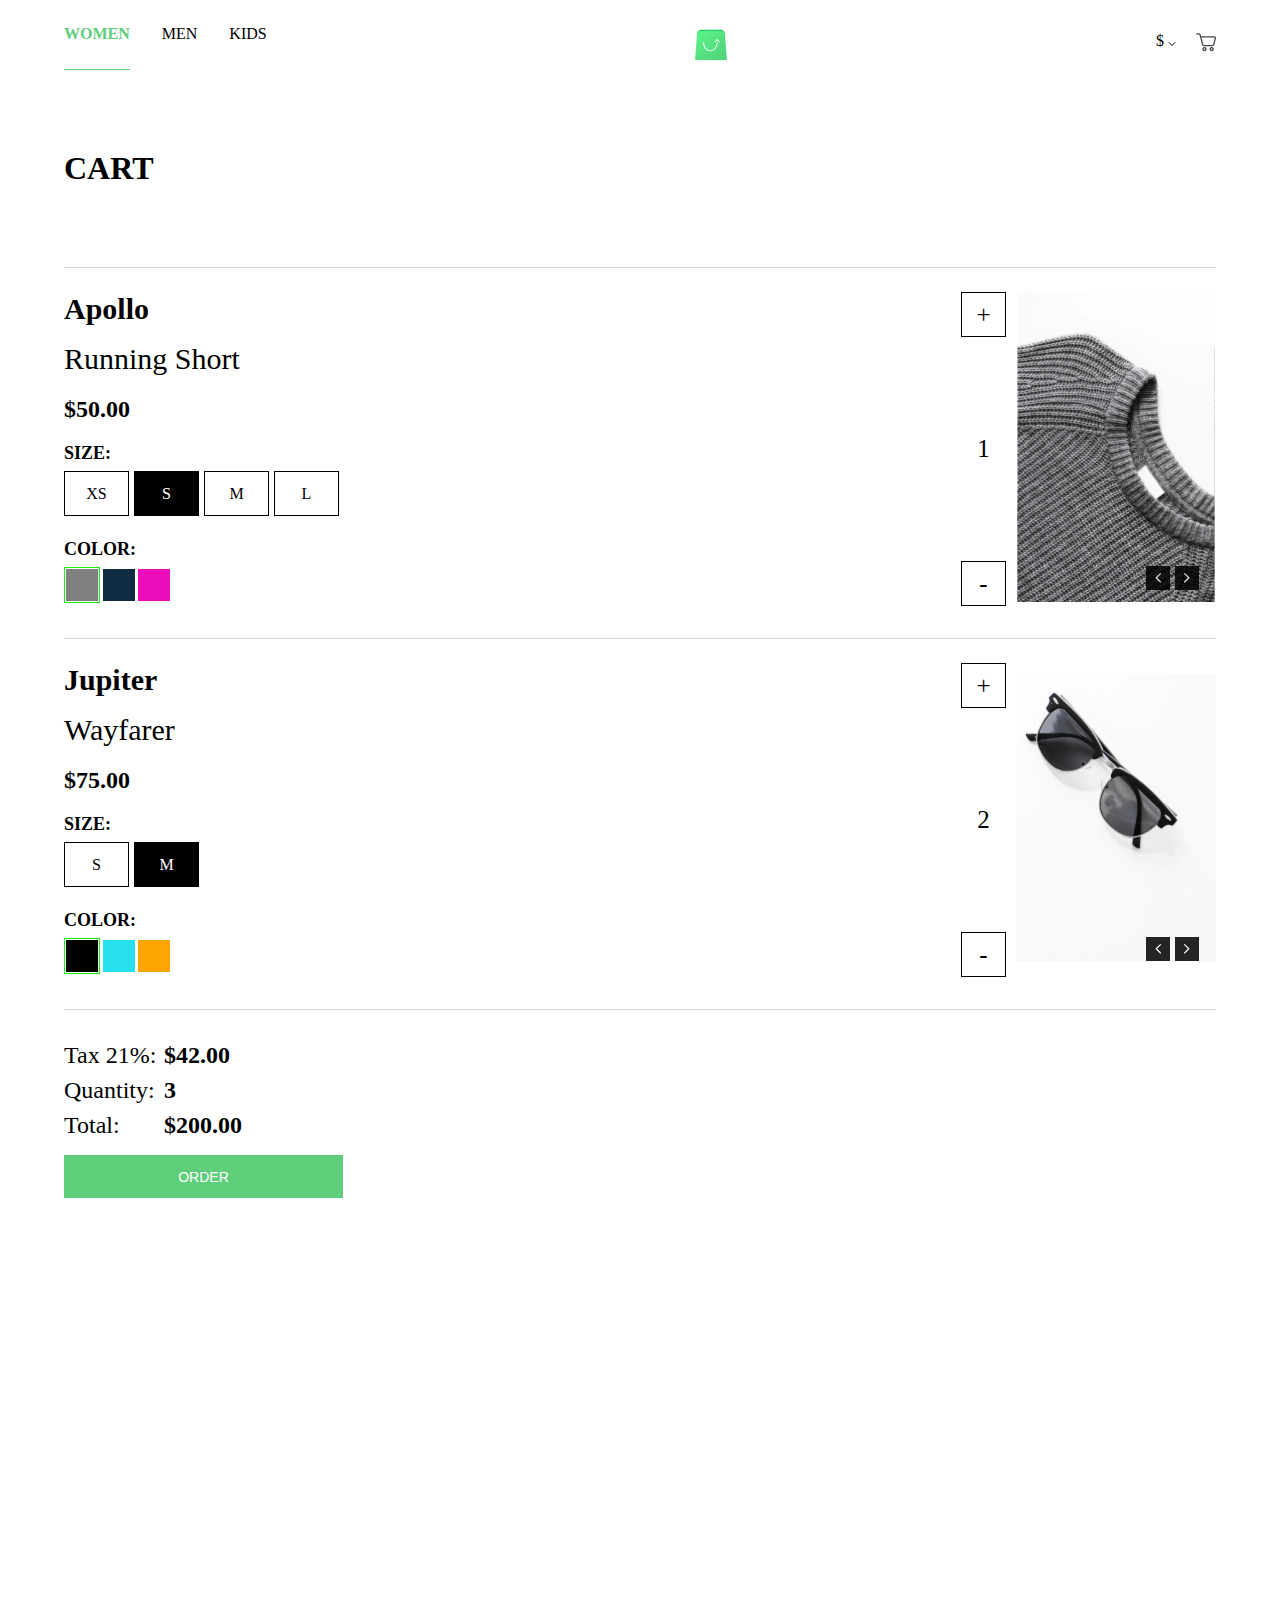
<file: basket.html>
<!DOCTYPE html>
<html lang="en">
  <head>
    <meta charset="UTF-8" />
    <meta http-equiv="X-UA-Compatible" content="IE=edge" />
    <meta name="viewport" content="width=device-width, initial-scale=1.0" />
    <link
      rel="stylesheet"
      href="https://cdnjs.cloudflare.com/ajax/libs/font-awesome/6.3.0/css/all.min.css"
      integrity="sha512-SzlrxWUlpfuzQ+pcUCosxcglQRNAq/DZjVsC0lE40xsADsfeQoEypE+enwcOiGjk/bSuGGKHEyjSoQ1zVisanQ=="
      crossorigin="anonymous"
      referrerpolicy="no-referrer"
    />
    <title>Document</title>
    <link rel="stylesheet" href="style.css" />
  </head>
  <body>
    <header>
      <div class="container">
        <nav>
          <div class="toggle">
            <i class="fa-solid fa-bars fa-2x"></i>
          </div>
          <ul>
            <li class="active"><a href="">Women</a></li>
            <li><a href="">Men</a></li>
            <li><a href="">Kids</a></li>
          </ul>
          <div class="logo"><img src="./imgs/a-logo.svg" alt="" /></div>
          <div class="right_side">
            <div class="currency">
              $
              <img src="./imgs/Vector.svg" class="select_money" alt="" />
              <div class="money">
                <div>$USD</div>
                <div>€EUR</div>
                <div>¥JPY</div>
              </div>
            </div>
            <div class="cart">
              <img src="./imgs/EmptyCart.svg" class="bagimg" alt="" />

              <div class="bag">
                <div class="bag_head">
                  <b>May bag</b>
                  <p>,3 items</p>
                </div>
                <div class="product">
                  <div class="product_about">
                    <p>Apollo</p>
                    <p>Runing Short</p>
                    <span>$50.00</span>
                    <p>Size:</p>

                    <div class="size">
                      <div>XS</div>
                      <div class="active_size">S</div>
                      <div>L</div>
                      <div>M</div>
                    </div>
                    <p>Color:</p>
                    <div class="color">
                      <div class="active_color"><div></div></div>
                      <div class="color2"></div>
                      <div class="color3"></div>
                    </div>
                  </div>
                  <div class="product_img">
                    <div class="product_count">
                      <div class="plus same">+</div>
                      <div class="count same">1</div>
                      <div class="minus same">-</div>
                    </div>
                    <img src="/imgs/ProductD.svg" alt="" />
                  </div>
                </div>
                <div class="product product2">
                  <div class="product_about">
                    <p>Jupiter</p>
                    <p>Wayfarer</p>
                    <span>$50.00</span>
                    <p>Size:</p>

                    <div class="size">
                      <div class="active_size">S</div>
                      <div>M</div>
                    </div>
                    <p>Color:</p>
                    <div class="color">
                      <div class="active_color"><div></div></div>
                      <div class="color2"></div>
                      <div class="color3"></div>
                    </div>
                  </div>
                  <div class="product_img">
                    <div class="product_count">
                      <div class="plus same">+</div>
                      <div class="count same">2</div>
                      <div class="minus same">-</div>
                    </div>
                    <img src="/imgs/ProductD.svg" alt="" />
                  </div>
                </div>
                <div class="total">
                  <div>Total</div>
                  <div>$200.00</div>
                </div>
                <div class="bag_footer">
                  <a href="basket.html">
                    <div class="view">VIEW BAG</div>
                  </a>

                  <div class="check">CHECK OUT</div>
                </div>
              </div>
            </div>
            <div class="opacity"></div>
          </div>
        </nav>
      </div>
    </header>
    <div class="main">
      <div class="container">
        <div class="basket_info">
          <h1>CART</h1>
          <div class="selected_product basket_content">
            <div>
              <h3>Apollo</h3>
              <h4>Running Short</h4>
              <p class="price">$50.00</p>
              <p>SIZE:</p>
              <div class="size">
                <div>XS</div>
                <div class="active_size">S</div>
                <div>M</div>
                <div>L</div>
              </div>
              <p>COLOR:</p>
              <div class="color">
                <div class="active_color"><div></div></div>
                <div class="color2"></div>
                <div class="color3"></div>
              </div>
            </div>
            <div class="product_img">
              <div class="product_count">
                <div class="plus same">+</div>
                <div class="count same">1</div>
                <div class="minus same">-</div>
              </div>
              <div class="product_img_slide">
                <img src="/imgs/ProductD.svg" alt="" />
                <div class="change_butons">
                  <div><img src="./imgs/Vector (2).svg" alt="" /></div>
                  <div><img src="./imgs/Vector (1).svg" alt="" /></div>
                </div>
              </div>
            </div>
          </div>
          <div class="selected_product second_pr basket_content">
            <div>
              <h3>Jupiter</h3>
              <h4>Wayfarer</h4>
              <p class="price">$75.00</p>
              <p>SIZE:</p>
              <div class="size">
                <div>S</div>
                <div class="active_size">M</div>
              </div>
              <p>COLOR:</p>
              <div class="color">
                <div class="active_color"><div></div></div>
                <div class="color2"></div>
                <div class="color3"></div>
              </div>
            </div>
            <div class="product_img">
              <div class="product_count">
                <div class="plus same">+</div>
                <div class="count same">2</div>
                <div class="minus same">-</div>
              </div>
              <div class="product_img_slide">
                <img src="/imgs/glasses.svg" alt="" />
                <div class="change_butons">
                  <div><img src="./imgs/Vector (2).svg" alt="" /></div>
                  <div><img src="./imgs/Vector (1).svg" alt="" /></div>
                </div>
              </div>
            </div>
          </div>
          <div class="total_price basket_content">
            <div class="calculation">
              <div class="calculation_left">
                <p>Tax 21%:</p>
                <p>Quantity:</p>
                <p>Total:</p>
              </div>
              <div class="calculation_right">
                <p>$42.00</p>
                <p>3</p>
                <p>$200.00</p>
              </div>
            </div>
            <!-- <p>Tax 21%: <b>$42.00</b></p>
            <p>Quantity: <b>3</b></p>
            <p>Total: <b>$200.00</b></p> -->
            <button>ORDER</button>
          </div>
        </div>
      </div>
    </div>
  </body>
</html>
</file>
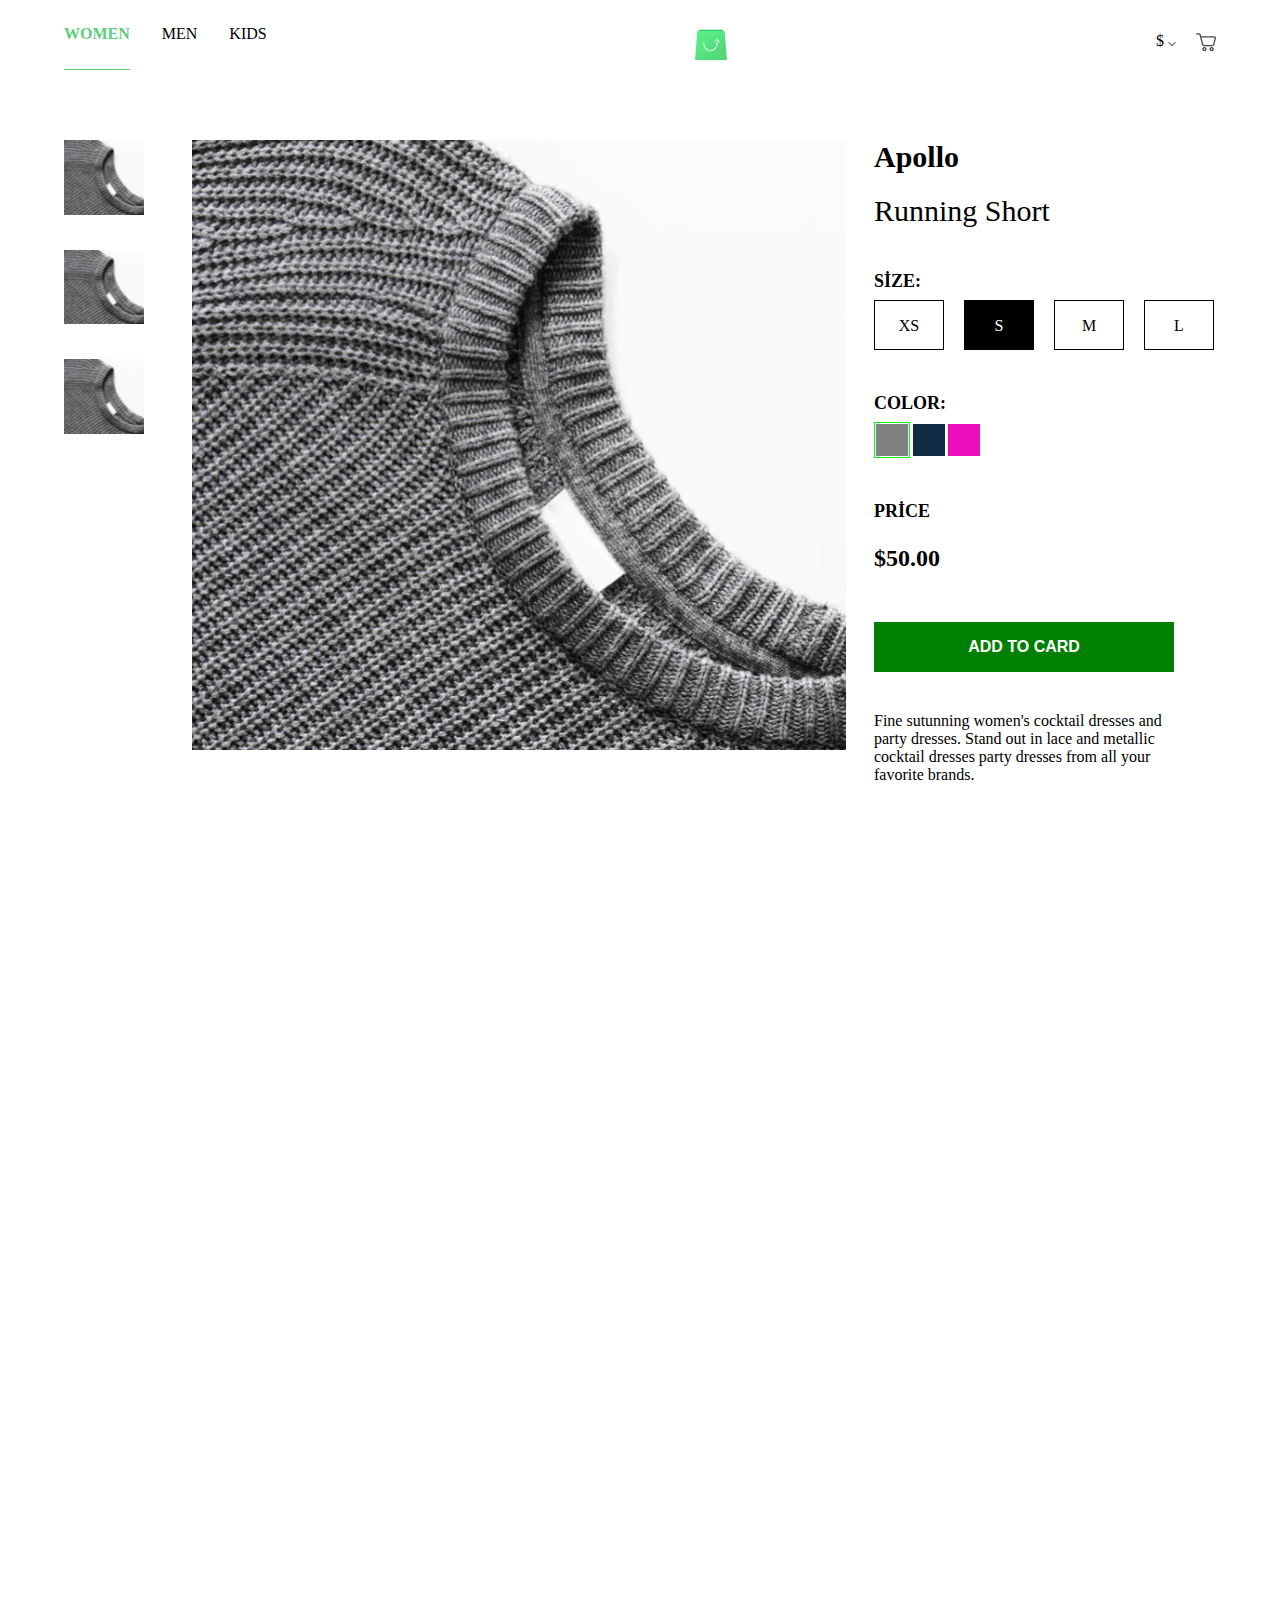
<file: product.html>
<!DOCTYPE html>
<html lang="en">
  <head>
    <meta charset="UTF-8" />
    <meta http-equiv="X-UA-Compatible" content="IE=edge" />
    <meta name="viewport" content="width=device-width, initial-scale=1.0" />
    <link
      rel="stylesheet"
      href="https://cdnjs.cloudflare.com/ajax/libs/font-awesome/6.3.0/css/all.min.css"
      integrity="sha512-SzlrxWUlpfuzQ+pcUCosxcglQRNAq/DZjVsC0lE40xsADsfeQoEypE+enwcOiGjk/bSuGGKHEyjSoQ1zVisanQ=="
      crossorigin="anonymous"
      referrerpolicy="no-referrer"
    />
    <title>Document</title>
    <link rel="stylesheet" href="style.css" />
  </head>
  <body>
    <header>
      <div class="container">
        <nav>
          <div class="toggle">
            <i class="fa-solid fa-bars fa-2x"></i>
          </div>
          <ul>
            <li class="active"><a href="">Women</a></li>
            <li><a href="">Men</a></li>
            <li><a href="">Kids</a></li>
          </ul>
          <div class="logo"><img src="./imgs/a-logo.svg" alt="" /></div>
          <div class="right_side">
            <div class="currency">
              $
              <img src="./imgs/Vector.svg" class="select_money" alt="" />
              <div class="money">
                <div>$USD</div>
                <div>€EUR</div>
                <div>¥JPY</div>
              </div>
            </div>
            <div class="cart">
              <img src="./imgs/EmptyCart.svg" class="bagimg" alt="" />

              <div class="bag">
                <div class="bag_head">
                  <b>May bag</b>
                  <p>,3 items</p>
                </div>
                <div class="product">
                  <div class="product_about">
                    <p>Apollo</p>
                    <p>Runing Short</p>
                    <span>$50.00</span>
                    <p>Size:</p>

                    <div class="size">
                      <div>XS</div>
                      <div class="active_size">S</div>
                      <div>L</div>
                      <div>M</div>
                    </div>
                    <p>Color:</p>
                    <div class="color">
                      <div class="active_color"><div></div></div>
                      <div class="color2"></div>
                      <div class="color3"></div>
                    </div>
                  </div>
                  <div class="product_img">
                    <div class="product_count">
                      <div class="plus same">+</div>
                      <div class="count same">1</div>
                      <div class="minus same">-</div>
                    </div>
                    <img src="/imgs/ProductD.svg" alt="" />
                  </div>
                </div>
                <div class="product product2">
                  <div class="product_about">
                    <p>Jupiter</p>
                    <p>Wayfarer</p>
                    <span>$50.00</span>
                    <p>Size:</p>

                    <div class="size">
                      <div class="active_size">S</div>
                      <div>M</div>
                    </div>
                    <p>Color:</p>
                    <div class="color">
                      <div class="active_color"><div></div></div>
                      <div class="color2"></div>
                      <div class="color3"></div>
                    </div>
                  </div>
                  <div class="product_img">
                    <div class="product_count">
                      <div class="plus same">+</div>
                      <div class="count same">2</div>
                      <div class="minus same">-</div>
                    </div>
                    <img src="/imgs/ProductD.svg" alt="" />
                  </div>
                </div>
                <div class="total">
                  <div>Total</div>
                  <div>$200.00</div>
                </div>
                <div class="bag_footer">
                  <a href="basket.html">
                    <div class="view">VIEW BAG</div>
                  </a>

                  <div class="check">CHECK OUT</div>
                </div>
              </div>
            </div>
            <div class="opacity"></div>
          </div>
        </nav>
      </div>
    </header>

    <!-- main -->
    <main>
      <div class="container">
        <div class="product_info">
          <div class="left">
            <div class="small_img">
              <img src="./imgs/protuctimage1.svg" alt="" />
              <img src="./imgs/protuctimage1.svg" alt="" />
              <img src="./imgs/protuctimage1.svg" alt="" />
            </div>
            <div class="big_img">
              <img src="./imgs/protuctimage1.svg" alt="" />
            </div>
          </div>
          <div class="right">
            <h3>Apollo</h3>
            <p>Running Short</p>
            <h4>SİZE:</h4>
            <div class="size">
              <div>XS</div>
              <div class="active_size">S</div>
              <div>M</div>
              <div>L</div>
            </div>
            <h4>COLOR:</h4>
            <div class="color">
              <div class="active_color">
                <div class="color_size"></div>
              </div>
              <div class="color2 color_size"></div>
              <div class="color3 color_size"></div>
            </div>
            <h4>PRİCE</h4>
            <p class="price">$50.00</p>
            <button class="add_to_card">ADD TO CARD</button>
            <div class="note">
              <p class="note_text">
                Fine sutunning women's cocktail dresses and party dresses. Stand
                out in lace and metallic cocktail dresses party dresses from all
                your favorite brands.
              </p>
            </div>
          </div>
        </div>
      </div>
    </main>
  </body>
</html>
</file>
<file: style.css>
:root {
  --primary-color: #5ece7b;
  --black-color: #000;
}
* {
  margin: 0;
  padding: 0;
  box-sizing: border-box;
}
ul {
  list-style: none;
}
a {
  text-decoration: none;
}
.container {
  width: 90%;
  margin-left: auto;
  margin-right: auto;
}
nav {
  display: flex;
  justify-content: space-between;
  align-items: center;
  padding-top: 24px;
}
nav .toggle{
  display: none;
}
nav ul {
  display: flex;
  gap: 32px;
  text-transform: uppercase;
}
nav a {
  color: var(--black-color);
}
.active {
  border-bottom: 1px solid var(--primary-color);
  height: 45px;
}
.active a {
  color: var(--primary-color);
  font-weight: 600;
}
.logo img {
  width: 42px;
  height: 42px;
}
.right_side{
  display: flex;
  gap: 20px;
}
.money{
  display: none;
  width: auto;
  height: auto;
  position: absolute;
  z-index: 1;
  top: 25px;
  left: -25px;
  box-shadow: 2px 2px 20px 1px rgba(0, 0, 0, 0.06);
 
}
.money div{
  padding: 10px 20px;
}
.money div:hover{
  background-color: gray;
}
.currency{
  cursor: pointer;
  position: relative;
}
.currency:hover .money{
  display: block;
}
.cart{
  position: relative;
  cursor: pointer;
  height: 30px;
}
.opacity{
  visibility: hidden;
  position: absolute;
  width: 100%;
  height: 170vh;
  background-color: rgba(0, 0, 0, .2);
  top: 70px;
  left: 0;
  opacity: 0;
  z-index: 1;
  transition: all .4s ease;
}
.bag{
  cursor: pointer;
  position: absolute;
  visibility: hidden;
  opacity: 0;
  width: auto;
  height: auto;
  z-index: 2;
  right: 0;
  top: 37px;
  padding: 30px 10px;
  background-color: white;
  box-shadow: 2px 2px 20px 1px rgba(0, 0, 0, 0.06);
  transition: all .4s ease;
}
.cart:hover .bag{
  visibility: visible;
  opacity: 1;
}
.cart:hover + .opacity{
  visibility: visible;
  opacity: 1;
}
.bag_head{
  display: flex;
  padding-bottom: 30px;
}
.product{
  display: grid;
  grid-template-columns: auto auto;
  gap: 20px;
}
.product_about {
width: 121px;

}
.product p{
  padding-bottom: 10px;

}
.product span{
  margin-bottom: 6px;
}
.color{
  display: flex;
  align-items: center;
  gap: 3px;
}
.active_color{
  border: 1px solid rgb(21, 240, 21);
  width: 19px;
  height: 19px;
  display: flex;
  justify-content: center;
  align-items: center;
}
.active_color div{
  width: 15px;
  height: 15px;
  background-color: gray;
}
.color2{
  background-color: #102b44;
  width: 15px;
  height: 15px;
}
.color3{
  background-color: #ec0cbc;
  width: 15px;
  height: 15px;
}
.product2{
  margin-top: 30px;
}
.product2 .active_color div{
  background-color: black;
}
.product2 .color2{
  background-color: blue;
}
.product2 .color3{
  background-color: orange;
}
.total{
  margin-top: 30px;
  width: 100%;
  display: flex;
  justify-content: space-between;
  align-items: center;
  font-weight: bold;
}
.bag_footer{
  display: flex;
  justify-content: space-between;
  align-items: center;
  margin-top: 30px;

}
.bag_footer .view{
  text-align: center;
  padding: 10px 30px;
  border: 1px solid black;
}
.bag_footer .check{
  text-align: center;
  padding: 10px 30px;
  background-color: green;
  color: white;
}
.size{
  display: flex;
  gap: 5px;
  margin-bottom: 7px;
}
.size div{
  width: 25px;
  height: 25px;
  border: 1px solid black;
  line-height: 25px;
  text-align: center;
}
.active_size{
  background-color: #000;
  color: white;
}
.product_img img{

  width: 121px;
  height: 190px;
}
.product_img{
  display: flex;
  /* flex-wrap: wrap-reverse; */
  gap: 10px;
}
.product_img .product_count{
  display: flex;
  flex-direction: column;
  justify-content: space-between;
}
.product_count div{
width: 30px ;
height: 30px;
display: flex;
align-items: center;
justify-content: center;
}
.product_count .plus {
  border: 1px solid black;
}
.product_count .minus{
  display: flex;
  align-items: center;
  justify-content: center;
  border: 1px solid black;
}
.product_img_slide{
  position: relative;
}
.section-title{
    font-weight: 400;
    font-size: 42px;
    line-height: 67.2px;
    padding-top: 50px;
    margin-bottom: 50px;
}
.card{
  padding: 16px;
  transition: all .5s ease;
}
.card:hover{
  box-shadow: 2px 2px 15px 10px rgba(0, 0, 0, 0.08);
  cursor: pointer;
}
.card:hover .card-img .CircleIcon{
  opacity: 1;
}
.card .card-img{
  position: relative;
}
.out_of_stock{
  position: absolute;
  top: 50%;
  left: 50%;
  transform: translate(-50%,-50%);
  text-transform: uppercase;
  font-size: 22px;
  color: rgb(168, 168, 168);
}
.out_of_stock_img{
  filter: opacity(30%);
}
.card .card-img .CircleIcon{
  position: absolute;
  right: 5px;
  bottom: -25px;
  height: auto;
  width: 50px;
  opacity: 0;
  transition: all .5s ease;
}
.card .card-img img{
    width: 100%;
    height: 330px;
    object-fit: cover;
}
.card-body{
  margin-top: 24px;
}
.card-body a{
  color: var(--black-color);
}
.card-body p{
 line-height: 40px;
}
.row{
  display: grid;
  grid-template-columns: auto auto auto;
  gap: 40px;
}

/* Product CSS start */
.product_info{
  display: flex;
  flex-wrap: wrap;
  margin-top: 70px;
}
.product_info .left{
  display: flex;
  flex-wrap: wrap-reverse;
  gap: 20px;
}
.product_info .left .small_img{
  display: flex;
  flex-direction: column;
  gap: 35px;
}
.product_info .left .small_img img{
  width: 80px;
}
.product_info .left .big_img img{
  width: 710px;
  height: 610px;
}

.right h3{
  margin-bottom:20px;
  font-size: 30px;
  font-weight: 600;
}
.right p{
  margin-bottom: 20px;
  font-size: 30px;
  font-weight: 400;
}
.right h4{
  font-size: 18px;
  margin-top: 43px;
  margin-bottom: 8px;
}
.right .price{
  font-size: 24px;
  font-weight: 700;
  margin-top: 23px;
}
.right .size {
  gap: 20px;
}
.right .size div{
  width: 70px;
  height: 50px;
  text-align: center;
  line-height: 50px;
}
.right .active_color{
  width: 36px;
  height: 36px;
}
.right .active_color div{
  display: flex;
  justify-content: center;
  align-items: center;
}
.right .color_size{
  width: 32px;
  height: 32px;
}
.add_to_card{
  width: 300px ;
  height: 50px;
  text-align: center;
  line-height: 18px;
  background-color: green;
  font-size: 16px;
  font-weight: 600;
  color: white;
  border: none;
  /* padding: 16px 94px; */
  cursor: pointer;
  margin-top: 30px;
  margin-bottom: 40px;
}
.product_info .note_text{
  font-size: 16px;
  font-weight: 400;
  width: 292px;
  /* height: 103px; */
}
/* Product Css end */
/* Basket Css start */
.basket_info h1{
  font-size: 32px;
  margin: 80px 0;
}
.basket_content{
  border-top: 1px solid rgb(216, 212, 212);
}
.selected_product{
  display: flex;
  /* flex-wrap: wrap-reverse; */
  justify-content: space-between;
  padding: 24px 0 32px 0 ;
}
.selected_product h3{
  font-size: 30px;
  margin-bottom:16px;
}
.selected_product h4{
  font-size: 30px;
  font-weight: 400 ;
  margin-bottom: 20px;
}
.selected_product .price{
  font-size: 24px;
  font-weight: 700;
  margin-bottom: 20px;
}
.selected_product p{
  font-size: 18px;
  font-weight: 700;
  margin-bottom: 7px;
}
.selected_product .size div{
  width: 65px;
  height: 45px;
  display: flex;
  align-items: center;
  justify-content: center;
  margin-bottom: 16px;
}
.selected_product .color .active_color{
  width: 36px;
  height: 36px;
}
.selected_product .color .active_color div{
  width: 32px;
  height: 32px;
}
.selected_product .color div{
  width: 32px;
  height: 32px;
}
.selected_product .product_count div{
  width: 45px;
  height: 45px;
  font-size: 25px;

}
.selected_product .product_img img{
  width: 200px;
  height: 310px;
}
.change_butons{
  width: 20px;
  height: 20px;
  display: flex;
  gap: 5px;
  position: absolute;
  bottom: 20px;
  right: 50px;
}
.product_img .change_butons img{

  width: 6px;
  height: 12px;
  opacity: 1;


}
.product_img .change_butons div{
  display: flex;
  justify-content: center;
  align-items: center;
  padding: 6px 12px;
  width: 24px;
  height: 24px;
  background-color: #000;
  opacity: .85;
}
.second_pr .active_color  div{
  background-color: black;
}
.second_pr .color2{
  background-color: rgb(40, 223, 236);
}
.second_pr .color3{
  background-color: orange;
}
.total_price{
  font-size: 24px;
  padding-top: 32px;
  padding-bottom: 50px;
}
.total_price p{
  margin-bottom: 8px;
}
.total_price .calculation{
  display: flex;
}
.calculation_left{
  width: 100px;
  font-weight: 400;
}
.calculation_right{
  width: 80px;
  font-weight: 700;
}
.total_price button{
  width: 279px;
  height: 43px;
  font-size: 14px;
  color: white;
  background-color:rgba(94, 206, 123, 1);;
  border: none;
  margin-top: 8px;
}
/* tablet  */
@media(max-width:768px) {
  .row{
    grid-template-columns: auto auto ;
  }
  nav ul{
    display: none;
  }
  nav .toggle{
    display: block;
  }

  .product_info .left .big_img img{
    width: 100%;
    height: auto;
  }
  .product_info .right{
    margin-top: 20px;
    width: 100%;
  }
  .size{
    flex-wrap: wrap;
  }
  .product_img .note_text{
    width: 100%;
  }
}
/* phone */
@media(max-width:425px) {
  .row{
    grid-template-columns: auto  ;
  }
  .product_info .left .small_img{
    flex-direction: row;
    flex-wrap: wrap;
    
  }
  .add_to_card{
    width: 100%;
  }
  .product_img{
    flex-direction: column-reverse;
  }
  .product_img .product_count{
    flex-direction: row;
  }
  .selected_product{
    flex-direction: column;
  }

}
</file>
